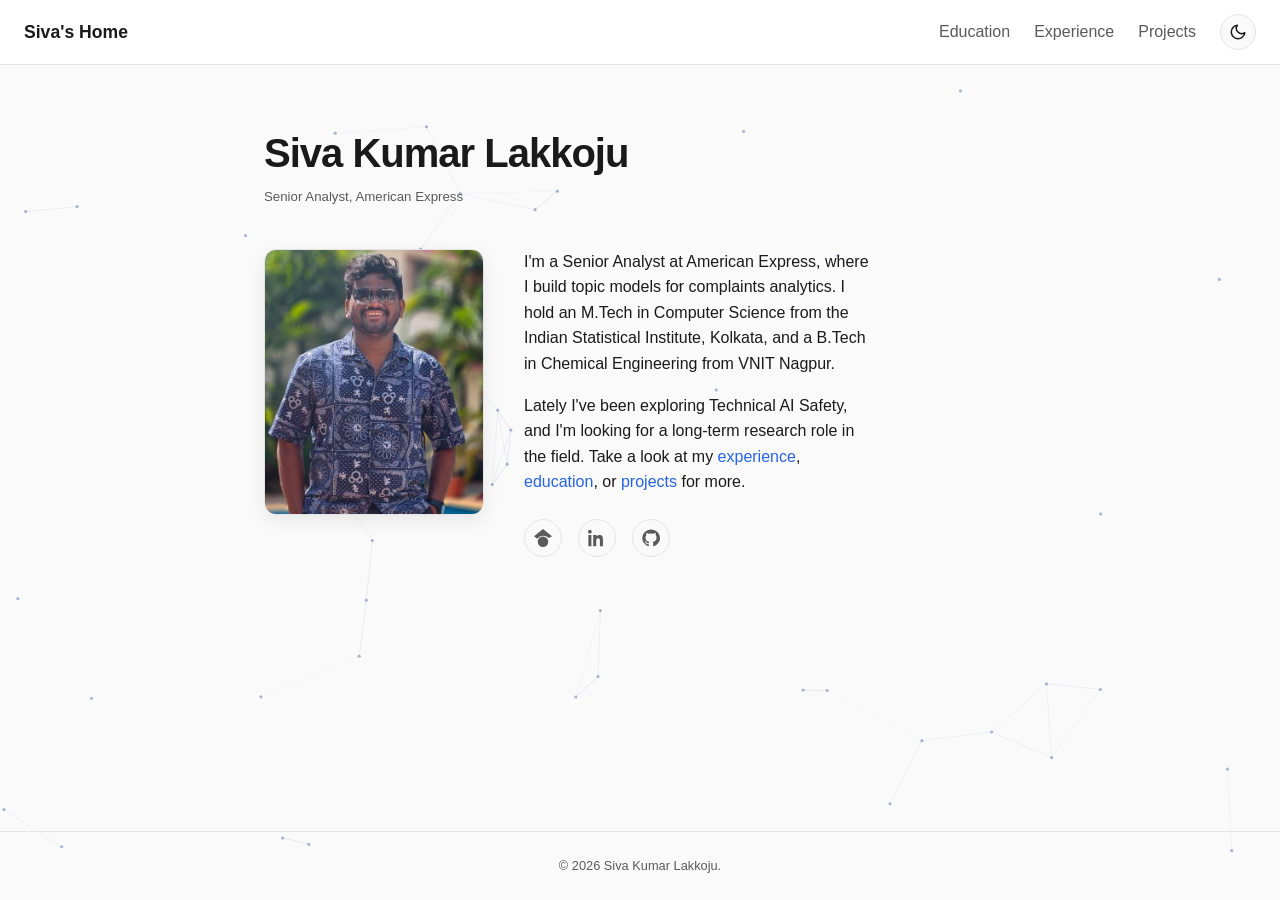
<file: index.html>
<!DOCTYPE html>
<html>

<head>
  <meta charset="utf-8">
  <meta name="viewport" content="width=device-width, initial-scale=1.0" />
  <meta http-equiv="X-UA-Compatible" content="IE=edge">

  <title>Siva Kumar Lakkoju</title>
  <meta name="description" content="Senior Analyst, American Express">
  <link rel="icon" href="data:image/svg+xml,%3Csvg%20xmlns%3D%22http%3A//www.w3.org/2000/svg%22%20viewBox%3D%220%200%20100%20100%22%3E%3Ctext%20y%3D%22.9em%22%20font-size%3D%2280%22%3E%F0%9F%A5%B2%3C/text%3E%3C/svg%3E">

  <link rel="stylesheet" href="src/css/tokens.css">
  <link rel="stylesheet" href="src/css/base.css">
  <link rel="stylesheet" href="src/css/animations.css">
  <link rel="stylesheet" href="src/css/home.css">

  <script>
    (function () {
      var saved = localStorage.getItem("theme-preference");
      var theme = saved || (window.matchMedia && window.matchMedia("(prefers-color-scheme: dark)").matches ? "dark" : "light");
      document.documentElement.setAttribute("data-theme", theme);
    })();
  </script>
</head>

<!-- Google tag (gtag.js) -->
<script async src="https://www.googletagmanager.com/gtag/js?id=G-8ZVLSCT9KT"></script>
<script>
  window.dataLayer = window.dataLayer || [];
  function gtag(){dataLayer.push(arguments);}
  gtag('js', new Date());

  gtag('config', 'G-8ZVLSCT9KT');
</script>

  <body>

    <canvas id="ambient-canvas"></canvas>

    <header class="site-header">
      <div class="wrapper">
        <span class="site-title"><a href="index.html" aria-current="page">Siva's Home</a></span>

        <nav class="site-nav">
          <ul class="nav-links">
            <li><a class="nav-link" href="edu.html">Education</a></li>
            <li><a class="nav-link" href="experience.html">Experience</a></li>
            <li><a class="nav-link" href="projects.html">Projects</a></li>
          </ul>
          <button class="theme-toggle" aria-label="Toggle dark mode">
            <svg class="icon-sun" viewBox="0 0 24 24" fill="none" stroke="currentColor" stroke-width="2" stroke-linecap="round"><circle cx="12" cy="12" r="4"/><path d="M12 2v2M12 20v2M4.93 4.93l1.41 1.41M17.66 17.66l1.41 1.41M2 12h2M20 12h2M6.34 17.66l-1.41 1.41M19.07 4.93l-1.41 1.41"/></svg>
            <svg class="icon-moon" viewBox="0 0 24 24" fill="none" stroke="currentColor" stroke-width="2" stroke-linecap="round" stroke-linejoin="round"><path d="M21 12.79A9 9 0 1 1 11.21 3 7 7 0 0 0 21 12.79z"/></svg>
          </button>
          <button class="nav-toggle" aria-label="Open navigation menu">
            <svg viewBox="0 0 18 15">
              <path d="M18,1.484c0,0.82-0.665,1.484-1.484,1.484H1.484C0.665,2.969,0,2.304,0,1.484l0,0C0,0.665,0.665,0,1.484,0 h15.031C17.335,0,18,0.665,18,1.484L18,1.484z"/>
              <path d="M18,7.516C18,8.335,17.335,9,16.516,9H1.484C0.665,9,0,8.335,0,7.516l0,0c0-0.82,0.665-1.484,1.484-1.484 h15.031C17.335,6.031,18,6.696,18,7.516L18,7.516z"/>
              <path d="M18,13.516C18,14.335,17.335,15,16.516,15H1.484C0.665,15,0,14.335,0,13.516l0,0 c0-0.82,0.665-1.484,1.484-1.484h15.031C17.335,12.031,18,12.696,18,13.516L18,13.516z"/>
            </svg>
          </button>
        </nav>
      </div>
    </header>

    <div class="page-content">
      <div class="wrapper">
        <div class="post">

          <header class="post-header reveal">
            <h1 class="post-title">Siva Kumar Lakkoju</h1>
            <h5 class="post-description">Senior Analyst, American Express</h5>
          </header>

          <div class="post-content reveal">
            <div class="bio-layout">
              <img class="bio-photo" id="profile-photo" src="assets/img/profile.jpg" alt="Siva Kumar Lakkoju" onerror="this.style.display='none'; document.getElementById('profile-fallback').style.display='flex';">
              <div class="avatar-fallback bio-photo" id="profile-fallback" style="display:none;">SL</div>

              <div class="bio-text">
                <p>I'm a Senior Analyst at American Express, where I build topic models for complaints analytics. I hold an M.Tech in Computer Science from the Indian Statistical Institute, Kolkata, and a B.Tech in Chemical Engineering from VNIT Nagpur.</p>
                <p>Lately I've been exploring Technical AI Safety, and I'm looking for a long-term research role in the field. Take a look at my <a href="experience.html">experience</a>, <a href="edu.html">education</a>, or <a href="projects.html">projects</a> for more.</p>

                <div class="social-links">
                  <a target="_blank" href="https://scholar.google.com/citations?authuser=1&user=ncR0RGYAAAAJ" aria-label="Google Scholar">
                    <svg viewBox="0 0 24 24" fill="currentColor"><path d="M12 24a7 7 0 1 1 0-14 7 7 0 0 1 0 14zm0-24L0 9.5l4.36 3.4A9.987 9.987 0 0 1 12 9c2.9 0 5.55 1.09 7.64 2.9L24 9.5z"/></svg>
                  </a>
                  <a target="_blank" href="https://www.linkedin.com/in/vsskl/" aria-label="LinkedIn">
                    <svg viewBox="0 0 24 24" fill="currentColor"><path d="M4.98 3.5C4.98 4.88 3.9 6 2.5 6S0 4.88 0 3.5 1.12 1 2.5 1s2.48 1.12 2.48 2.5zM.5 8h4V23h-4V8zm7 0h3.8v2.06h.05c.53-1 1.83-2.06 3.77-2.06 4.03 0 4.78 2.65 4.78 6.1V23h-4v-6.9c0-1.65-.03-3.77-2.3-3.77-2.3 0-2.66 1.8-2.66 3.65V23h-4V8z"/></svg>
                  </a>
                  <a target="_blank" href="https://github.com/sivakumarlakkoju" aria-label="GitHub">
                    <svg viewBox="0 0 24 24" fill="currentColor"><path d="M12 .5C5.73.5.5 5.73.5 12c0 5.08 3.29 9.39 7.86 10.91.57.1.78-.25.78-.55 0-.27-.01-1.16-.02-2.11-3.2.7-3.88-1.36-3.88-1.36-.52-1.34-1.28-1.7-1.28-1.7-1.04-.72.08-.7.08-.7 1.16.08 1.77 1.19 1.77 1.19 1.03 1.77 2.7 1.26 3.36.96.1-.75.4-1.26.73-1.55-2.55-.29-5.24-1.28-5.24-5.68 0-1.26.45-2.28 1.19-3.09-.12-.29-.52-1.46.11-3.05 0 0 .97-.31 3.18 1.18a11.1 11.1 0 0 1 5.79 0c2.2-1.49 3.17-1.18 3.17-1.18.63 1.59.24 2.76.12 3.05.74.81 1.19 1.83 1.19 3.09 0 4.41-2.69 5.39-5.25 5.67.41.36.78 1.08.78 2.17 0 1.57-.01 2.83-.01 3.22 0 .3.21.66.79.55C20.71 21.39 24 17.08 24 12c0-6.27-5.23-11.5-12-11.5z"/></svg>
                  </a>
                </div>
              </div>
            </div>
          </div>

        </div>
      </div>
    </div>

    <footer class="site-footer">
      © 2026 Siva Kumar Lakkoju.
    </footer>

    <script src="src/js/theme.js" defer></script>
    <script src="src/js/reveal.js" defer></script>
    <script src="src/js/ambient-network.js"></script>
    <script src="src/js/subpage-effects.js"></script>
  </body>

</html>
</file>
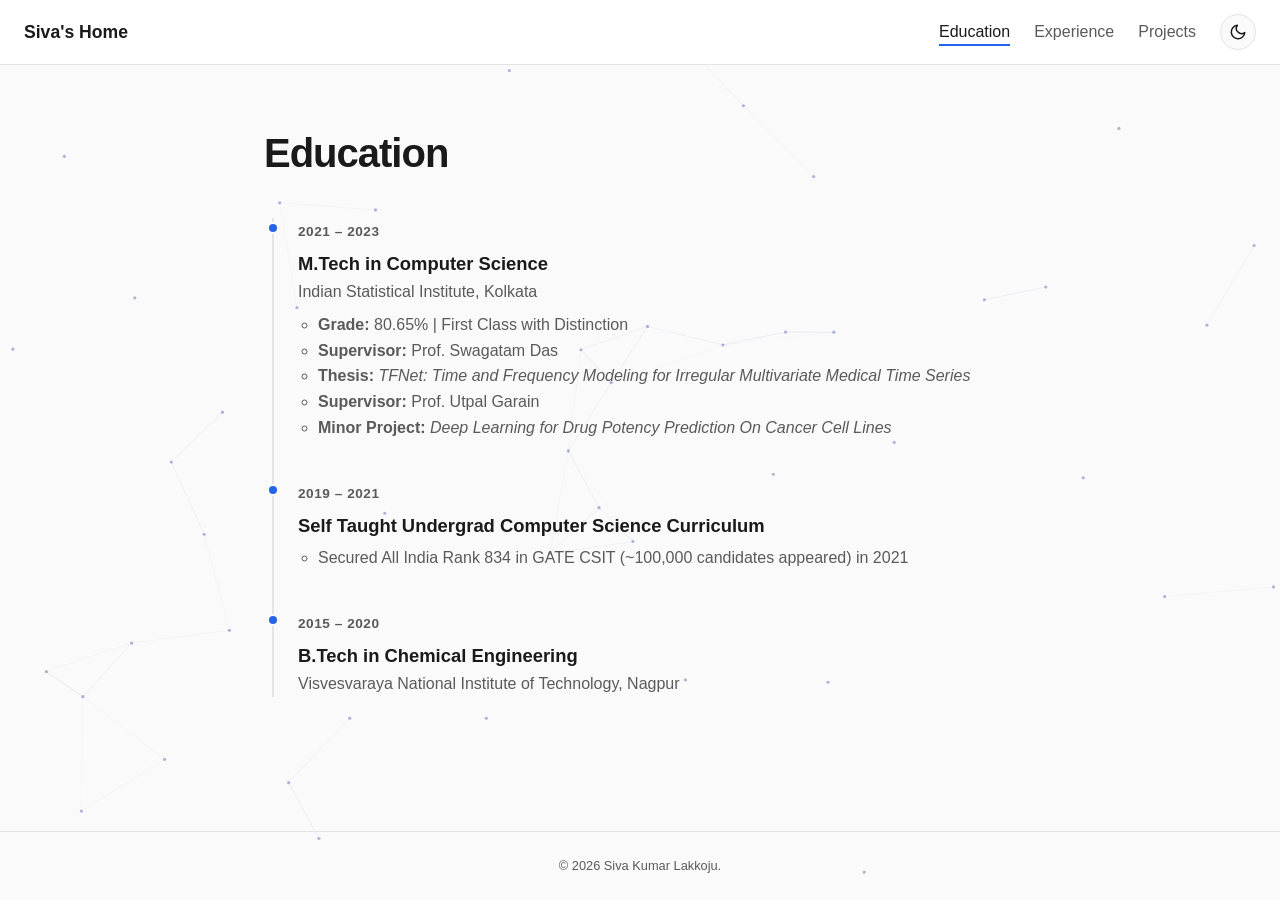
<file: edu.html>
<!DOCTYPE html>
<html lang="en">

<head>
  <meta charset="utf-8">
  <meta name="viewport" content="width=device-width, initial-scale=1.0" />
  <meta http-equiv="X-UA-Compatible" content="IE=edge">

  <title>Siva Kumar Lakkoju | Education</title>
  <meta name="description" content="Education background of Siva Kumar Lakkoju.">
  <link rel="icon" href="data:image/svg+xml,%3Csvg%20xmlns%3D%22http%3A//www.w3.org/2000/svg%22%20viewBox%3D%220%200%20100%20100%22%3E%3Ctext%20y%3D%22.9em%22%20font-size%3D%2280%22%3E%F0%9F%A5%B2%3C/text%3E%3C/svg%3E">

  <link rel="stylesheet" href="src/css/tokens.css">
  <link rel="stylesheet" href="src/css/base.css">
  <link rel="stylesheet" href="src/css/animations.css">

  <script>
    (function () {
      var saved = localStorage.getItem("theme-preference");
      var theme = saved || (window.matchMedia && window.matchMedia("(prefers-color-scheme: dark)").matches ? "dark" : "light");
      document.documentElement.setAttribute("data-theme", theme);
    })();
  </script>
</head>

<!-- Google tag (gtag.js) -->
<script async src="https://www.googletagmanager.com/gtag/js?id=G-8ZVLSCT9KT"></script>
<script>
  window.dataLayer = window.dataLayer || [];
  function gtag(){dataLayer.push(arguments);}
  gtag('js', new Date());

  gtag('config', 'G-8ZVLSCT9KT');
</script>

  <body>

    <canvas id="ambient-canvas"></canvas>

    <header class="site-header">
      <div class="wrapper">
        <span class="site-title"><a href="index.html">Siva's Home</a></span>

        <nav class="site-nav">
          <ul class="nav-links">
            <li><a class="nav-link" href="edu.html" aria-current="page">Education</a></li>
            <li><a class="nav-link" href="experience.html">Experience</a></li>
            <li><a class="nav-link" href="projects.html">Projects</a></li>
          </ul>
          <button class="theme-toggle" aria-label="Toggle dark mode">
            <svg class="icon-sun" viewBox="0 0 24 24" fill="none" stroke="currentColor" stroke-width="2" stroke-linecap="round"><circle cx="12" cy="12" r="4"/><path d="M12 2v2M12 20v2M4.93 4.93l1.41 1.41M17.66 17.66l1.41 1.41M2 12h2M20 12h2M6.34 17.66l-1.41 1.41M19.07 4.93l-1.41 1.41"/></svg>
            <svg class="icon-moon" viewBox="0 0 24 24" fill="none" stroke="currentColor" stroke-width="2" stroke-linecap="round" stroke-linejoin="round"><path d="M21 12.79A9 9 0 1 1 11.21 3 7 7 0 0 0 21 12.79z"/></svg>
          </button>
          <button class="nav-toggle" aria-label="Open navigation menu">
            <svg viewBox="0 0 18 15">
              <path d="M18,1.484c0,0.82-0.665,1.484-1.484,1.484H1.484C0.665,2.969,0,2.304,0,1.484l0,0C0,0.665,0.665,0,1.484,0 h15.031C17.335,0,18,0.665,18,1.484L18,1.484z"/>
              <path d="M18,7.516C18,8.335,17.335,9,16.516,9H1.484C0.665,9,0,8.335,0,7.516l0,0c0-0.82,0.665-1.484,1.484-1.484 h15.031C17.335,6.031,18,6.696,18,7.516L18,7.516z"/>
              <path d="M18,13.516C18,14.335,17.335,15,16.516,15H1.484C0.665,15,0,14.335,0,13.516l0,0 c0-0.82,0.665-1.484,1.484-1.484h15.031C17.335,12.031,18,12.696,18,13.516L18,13.516z"/>
            </svg>
          </button>
        </nav>
      </div>
    </header>

    <div class="page-content">
      <div class="wrapper">
        <div class="post">

          <header class="post-header reveal">
            <h1 class="post-title">Education</h1>
          </header>

          <ol class="timeline reveal-stagger">
            <li class="timeline-entry">
              <span class="timeline-date">2021 &ndash; 2023</span>
              <h3>M.Tech in Computer Science</h3>
              <div class="org">Indian Statistical Institute, Kolkata</div>
              <ul>
                <li><strong>Grade:</strong> 80.65% | First Class with Distinction</li>
                <li><strong>Supervisor:</strong> Prof. Swagatam Das</li>
                <li><strong>Thesis:</strong> <em>TFNet: Time and Frequency Modeling for Irregular Multivariate Medical Time Series</em></li>
                <li><strong>Supervisor:</strong> Prof. Utpal Garain</li>
                <li><strong>Minor Project:</strong> <em>Deep Learning for Drug Potency Prediction On Cancer Cell Lines</em></li>
              </ul>
            </li>
            <li class="timeline-entry">
              <span class="timeline-date">2019 &ndash; 2021</span>
              <h3>Self Taught Undergrad Computer Science Curriculum</h3>
              <ul>
                <li>Secured All India Rank 834 in GATE CSIT (~100,000 candidates appeared) in 2021</li>
              </ul>
            </li>
            <li class="timeline-entry">
              <span class="timeline-date">2015 &ndash; 2020</span>
              <h3>B.Tech in Chemical Engineering</h3>
              <div class="org">Visvesvaraya National Institute of Technology, Nagpur</div>
            </li>
          </ol>

        </div>
      </div>
    </div>

    <footer class="site-footer">
      © 2026 Siva Kumar Lakkoju.
    </footer>

    <script src="src/js/theme.js" defer></script>
    <script src="src/js/reveal.js" defer></script>
    <script src="src/js/ambient-network.js"></script>
    <script src="src/js/subpage-effects.js"></script>
  </body>

</html>
</file>
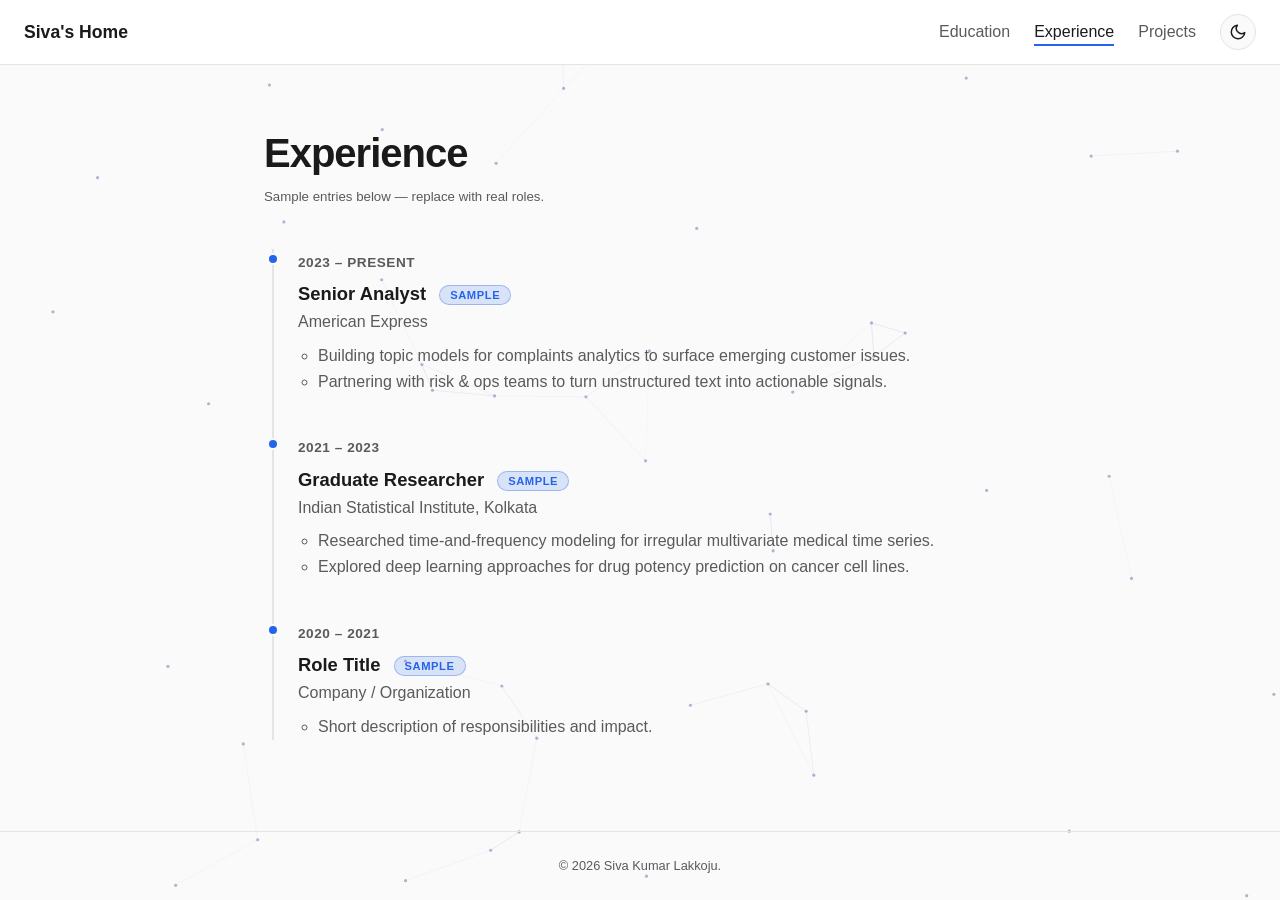
<file: experience.html>
<!DOCTYPE html>
<html lang="en">

<head>
  <meta charset="utf-8">
  <meta name="viewport" content="width=device-width, initial-scale=1.0" />
  <meta http-equiv="X-UA-Compatible" content="IE=edge">

  <title>Siva Kumar Lakkoju | Experience</title>
  <meta name="description" content="Work experience of Siva Kumar Lakkoju.">
  <link rel="icon" href="data:image/svg+xml,%3Csvg%20xmlns%3D%22http%3A//www.w3.org/2000/svg%22%20viewBox%3D%220%200%20100%20100%22%3E%3Ctext%20y%3D%22.9em%22%20font-size%3D%2280%22%3E%F0%9F%A5%B2%3C/text%3E%3C/svg%3E">

  <link rel="stylesheet" href="src/css/tokens.css">
  <link rel="stylesheet" href="src/css/base.css">
  <link rel="stylesheet" href="src/css/animations.css">

  <script>
    (function () {
      var saved = localStorage.getItem("theme-preference");
      var theme = saved || (window.matchMedia && window.matchMedia("(prefers-color-scheme: dark)").matches ? "dark" : "light");
      document.documentElement.setAttribute("data-theme", theme);
    })();
  </script>
</head>

<!-- Google tag (gtag.js) -->
<script async src="https://www.googletagmanager.com/gtag/js?id=G-8ZVLSCT9KT"></script>
<script>
  window.dataLayer = window.dataLayer || [];
  function gtag(){dataLayer.push(arguments);}
  gtag('js', new Date());

  gtag('config', 'G-8ZVLSCT9KT');
</script>

  <body>

    <canvas id="ambient-canvas"></canvas>

    <header class="site-header">
      <div class="wrapper">
        <span class="site-title"><a href="index.html">Siva's Home</a></span>

        <nav class="site-nav">
          <ul class="nav-links">
            <li><a class="nav-link" href="edu.html">Education</a></li>
            <li><a class="nav-link" href="experience.html" aria-current="page">Experience</a></li>
            <li><a class="nav-link" href="projects.html">Projects</a></li>
          </ul>
          <button class="theme-toggle" aria-label="Toggle dark mode">
            <svg class="icon-sun" viewBox="0 0 24 24" fill="none" stroke="currentColor" stroke-width="2" stroke-linecap="round"><circle cx="12" cy="12" r="4"/><path d="M12 2v2M12 20v2M4.93 4.93l1.41 1.41M17.66 17.66l1.41 1.41M2 12h2M20 12h2M6.34 17.66l-1.41 1.41M19.07 4.93l-1.41 1.41"/></svg>
            <svg class="icon-moon" viewBox="0 0 24 24" fill="none" stroke="currentColor" stroke-width="2" stroke-linecap="round" stroke-linejoin="round"><path d="M21 12.79A9 9 0 1 1 11.21 3 7 7 0 0 0 21 12.79z"/></svg>
          </button>
          <button class="nav-toggle" aria-label="Open navigation menu">
            <svg viewBox="0 0 18 15">
              <path d="M18,1.484c0,0.82-0.665,1.484-1.484,1.484H1.484C0.665,2.969,0,2.304,0,1.484l0,0C0,0.665,0.665,0,1.484,0 h15.031C17.335,0,18,0.665,18,1.484L18,1.484z"/>
              <path d="M18,7.516C18,8.335,17.335,9,16.516,9H1.484C0.665,9,0,8.335,0,7.516l0,0c0-0.82,0.665-1.484,1.484-1.484 h15.031C17.335,6.031,18,6.696,18,7.516L18,7.516z"/>
              <path d="M18,13.516C18,14.335,17.335,15,16.516,15H1.484C0.665,15,0,14.335,0,13.516l0,0 c0-0.82,0.665-1.484,1.484-1.484h15.031C17.335,12.031,18,12.696,18,13.516L18,13.516z"/>
            </svg>
          </button>
        </nav>
      </div>
    </header>

    <div class="page-content">
      <div class="wrapper">
        <div class="post">

          <header class="post-header reveal">
            <h1 class="post-title">Experience</h1>
            <h5 class="post-description">Sample entries below &mdash; replace with real roles.</h5>
          </header>

          <ol class="timeline reveal-stagger">
            <!-- PLACEHOLDER: replace with real role -->
            <li class="timeline-entry">
              <span class="timeline-date">2023 &ndash; Present</span>
              <h3>Senior Analyst <span class="tag-placeholder">Sample</span></h3>
              <div class="org">American Express</div>
              <ul>
                <li>Building topic models for complaints analytics to surface emerging customer issues.</li>
                <li>Partnering with risk &amp; ops teams to turn unstructured text into actionable signals.</li>
              </ul>
            </li>
            <!-- PLACEHOLDER: replace with real role -->
            <li class="timeline-entry">
              <span class="timeline-date">2021 &ndash; 2023</span>
              <h3>Graduate Researcher <span class="tag-placeholder">Sample</span></h3>
              <div class="org">Indian Statistical Institute, Kolkata</div>
              <ul>
                <li>Researched time-and-frequency modeling for irregular multivariate medical time series.</li>
                <li>Explored deep learning approaches for drug potency prediction on cancer cell lines.</li>
              </ul>
            </li>
            <!-- PLACEHOLDER: replace with real role -->
            <li class="timeline-entry">
              <span class="timeline-date">2020 &ndash; 2021</span>
              <h3>Role Title <span class="tag-placeholder">Sample</span></h3>
              <div class="org">Company / Organization</div>
              <ul>
                <li>Short description of responsibilities and impact.</li>
              </ul>
            </li>
          </ol>

        </div>
      </div>
    </div>

    <footer class="site-footer">
      © 2026 Siva Kumar Lakkoju.
    </footer>

    <script src="src/js/theme.js" defer></script>
    <script src="src/js/reveal.js" defer></script>
    <script src="src/js/ambient-network.js"></script>
    <script src="src/js/subpage-effects.js"></script>
  </body>

</html>
</file>
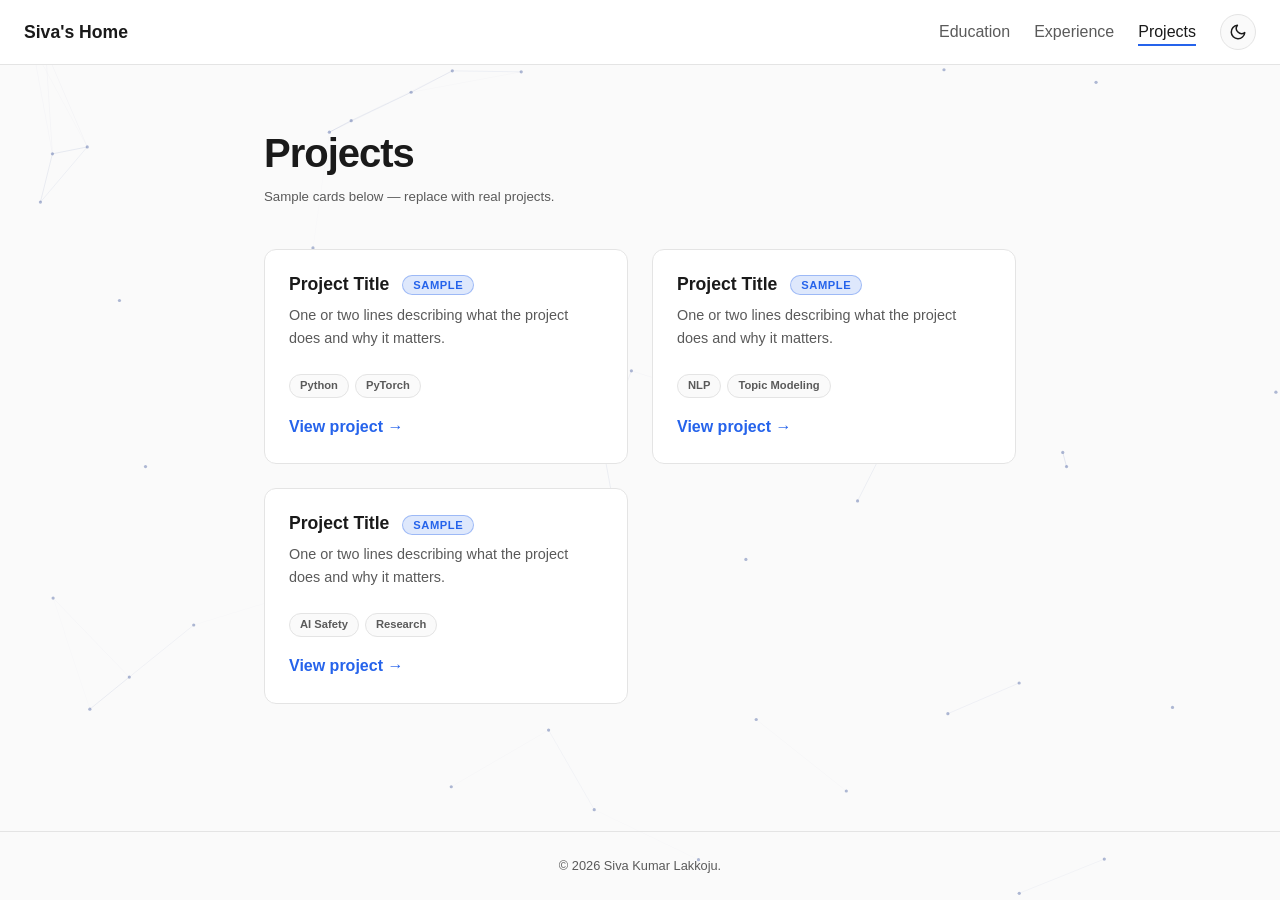
<file: projects.html>
<!DOCTYPE html>
<html lang="en">

<head>
  <meta charset="utf-8">
  <meta name="viewport" content="width=device-width, initial-scale=1.0" />
  <meta http-equiv="X-UA-Compatible" content="IE=edge">

  <title>Siva Kumar Lakkoju | Projects</title>
  <meta name="description" content="Projects by Siva Kumar Lakkoju.">
  <link rel="icon" href="data:image/svg+xml,%3Csvg%20xmlns%3D%22http%3A//www.w3.org/2000/svg%22%20viewBox%3D%220%200%20100%20100%22%3E%3Ctext%20y%3D%22.9em%22%20font-size%3D%2280%22%3E%F0%9F%A5%B2%3C/text%3E%3C/svg%3E">

  <link rel="stylesheet" href="src/css/tokens.css">
  <link rel="stylesheet" href="src/css/base.css">
  <link rel="stylesheet" href="src/css/animations.css">

  <script>
    (function () {
      var saved = localStorage.getItem("theme-preference");
      var theme = saved || (window.matchMedia && window.matchMedia("(prefers-color-scheme: dark)").matches ? "dark" : "light");
      document.documentElement.setAttribute("data-theme", theme);
    })();
  </script>
</head>

<!-- Google tag (gtag.js) -->
<script async src="https://www.googletagmanager.com/gtag/js?id=G-8ZVLSCT9KT"></script>
<script>
  window.dataLayer = window.dataLayer || [];
  function gtag(){dataLayer.push(arguments);}
  gtag('js', new Date());

  gtag('config', 'G-8ZVLSCT9KT');
</script>

  <body>

    <canvas id="ambient-canvas"></canvas>

    <header class="site-header">
      <div class="wrapper">
        <span class="site-title"><a href="index.html">Siva's Home</a></span>

        <nav class="site-nav">
          <ul class="nav-links">
            <li><a class="nav-link" href="edu.html">Education</a></li>
            <li><a class="nav-link" href="experience.html">Experience</a></li>
            <li><a class="nav-link" href="projects.html" aria-current="page">Projects</a></li>
          </ul>
          <button class="theme-toggle" aria-label="Toggle dark mode">
            <svg class="icon-sun" viewBox="0 0 24 24" fill="none" stroke="currentColor" stroke-width="2" stroke-linecap="round"><circle cx="12" cy="12" r="4"/><path d="M12 2v2M12 20v2M4.93 4.93l1.41 1.41M17.66 17.66l1.41 1.41M2 12h2M20 12h2M6.34 17.66l-1.41 1.41M19.07 4.93l-1.41 1.41"/></svg>
            <svg class="icon-moon" viewBox="0 0 24 24" fill="none" stroke="currentColor" stroke-width="2" stroke-linecap="round" stroke-linejoin="round"><path d="M21 12.79A9 9 0 1 1 11.21 3 7 7 0 0 0 21 12.79z"/></svg>
          </button>
          <button class="nav-toggle" aria-label="Open navigation menu">
            <svg viewBox="0 0 18 15">
              <path d="M18,1.484c0,0.82-0.665,1.484-1.484,1.484H1.484C0.665,2.969,0,2.304,0,1.484l0,0C0,0.665,0.665,0,1.484,0 h15.031C17.335,0,18,0.665,18,1.484L18,1.484z"/>
              <path d="M18,7.516C18,8.335,17.335,9,16.516,9H1.484C0.665,9,0,8.335,0,7.516l0,0c0-0.82,0.665-1.484,1.484-1.484 h15.031C17.335,6.031,18,6.696,18,7.516L18,7.516z"/>
              <path d="M18,13.516C18,14.335,17.335,15,16.516,15H1.484C0.665,15,0,14.335,0,13.516l0,0 c0-0.82,0.665-1.484,1.484-1.484h15.031C17.335,12.031,18,12.696,18,13.516L18,13.516z"/>
            </svg>
          </button>
        </nav>
      </div>
    </header>

    <div class="page-content">
      <div class="wrapper">
        <div class="post">

          <header class="post-header reveal">
            <h1 class="post-title">Projects</h1>
            <h5 class="post-description">Sample cards below &mdash; replace with real projects.</h5>
          </header>

          <div class="project-grid reveal-stagger">
            <!-- PLACEHOLDER: replace with real project -->
            <article class="project-card hover-lift">
              <h3>Project Title <span class="tag-placeholder">Sample</span></h3>
              <p>One or two lines describing what the project does and why it matters.</p>
              <div class="tech-tags">
                <span class="tech-tag">Python</span>
                <span class="tech-tag">PyTorch</span>
              </div>
              <a class="project-link" href="#">View project &rarr;</a>
            </article>
            <!-- PLACEHOLDER: replace with real project -->
            <article class="project-card hover-lift">
              <h3>Project Title <span class="tag-placeholder">Sample</span></h3>
              <p>One or two lines describing what the project does and why it matters.</p>
              <div class="tech-tags">
                <span class="tech-tag">NLP</span>
                <span class="tech-tag">Topic Modeling</span>
              </div>
              <a class="project-link" href="#">View project &rarr;</a>
            </article>
            <!-- PLACEHOLDER: replace with real project -->
            <article class="project-card hover-lift">
              <h3>Project Title <span class="tag-placeholder">Sample</span></h3>
              <p>One or two lines describing what the project does and why it matters.</p>
              <div class="tech-tags">
                <span class="tech-tag">AI Safety</span>
                <span class="tech-tag">Research</span>
              </div>
              <a class="project-link" href="#">View project &rarr;</a>
            </article>
          </div>

        </div>
      </div>
    </div>

    <footer class="site-footer">
      © 2026 Siva Kumar Lakkoju.
    </footer>

    <script src="src/js/theme.js" defer></script>
    <script src="src/js/reveal.js" defer></script>
    <script src="src/js/ambient-network.js"></script>
    <script src="src/js/subpage-effects.js"></script>
  </body>

</html>
</file>
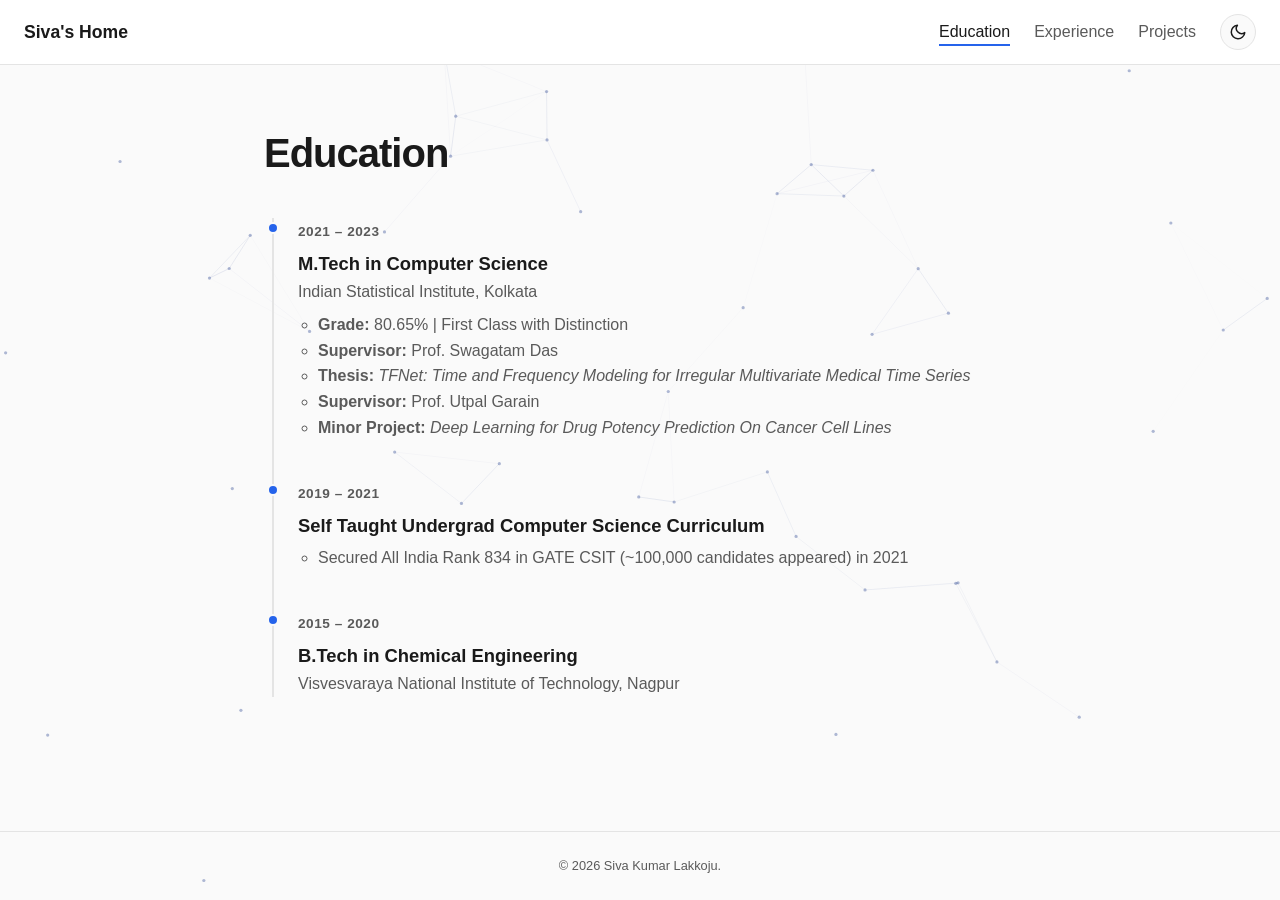
<file: src/edu.html>
<!DOCTYPE html>
<html lang="en">

<head>
  <meta charset="utf-8">
  <meta name="viewport" content="width=device-width, initial-scale=1.0" />
  <meta http-equiv="X-UA-Compatible" content="IE=edge">

  <title>Siva Kumar Lakkoju | Education</title>
  <meta name="description" content="Education background of Siva Kumar Lakkoju.">
  <link rel="icon" href="data:image/svg+xml,%3Csvg%20xmlns%3D%22http%3A//www.w3.org/2000/svg%22%20viewBox%3D%220%200%20100%20100%22%3E%3Ctext%20y%3D%22.9em%22%20font-size%3D%2280%22%3E%F0%9F%A5%B2%3C/text%3E%3C/svg%3E">

  <link rel="stylesheet" href="css/tokens.css">
  <link rel="stylesheet" href="css/base.css">
  <link rel="stylesheet" href="css/animations.css">

  <script>
    (function () {
      var saved = localStorage.getItem("theme-preference");
      var theme = saved || (window.matchMedia && window.matchMedia("(prefers-color-scheme: dark)").matches ? "dark" : "light");
      document.documentElement.setAttribute("data-theme", theme);
    })();
  </script>
</head>

<!-- Google tag (gtag.js) -->
<script async src="https://www.googletagmanager.com/gtag/js?id=G-8ZVLSCT9KT"></script>
<script>
  window.dataLayer = window.dataLayer || [];
  function gtag(){dataLayer.push(arguments);}
  gtag('js', new Date());

  gtag('config', 'G-8ZVLSCT9KT');
</script>

  <body>

    <canvas id="ambient-canvas"></canvas>

    <header class="site-header">
      <div class="wrapper">
        <span class="site-title"><a href="../index.html">Siva's Home</a></span>

        <nav class="site-nav">
          <ul class="nav-links">
            <li><a class="nav-link" href="edu.html" aria-current="page">Education</a></li>
            <li><a class="nav-link" href="experience.html">Experience</a></li>
            <li><a class="nav-link" href="projects.html">Projects</a></li>
          </ul>
          <button class="theme-toggle" aria-label="Toggle dark mode">
            <svg class="icon-sun" viewBox="0 0 24 24" fill="none" stroke="currentColor" stroke-width="2" stroke-linecap="round"><circle cx="12" cy="12" r="4"/><path d="M12 2v2M12 20v2M4.93 4.93l1.41 1.41M17.66 17.66l1.41 1.41M2 12h2M20 12h2M6.34 17.66l-1.41 1.41M19.07 4.93l-1.41 1.41"/></svg>
            <svg class="icon-moon" viewBox="0 0 24 24" fill="none" stroke="currentColor" stroke-width="2" stroke-linecap="round" stroke-linejoin="round"><path d="M21 12.79A9 9 0 1 1 11.21 3 7 7 0 0 0 21 12.79z"/></svg>
          </button>
          <button class="nav-toggle" aria-label="Open navigation menu">
            <svg viewBox="0 0 18 15">
              <path d="M18,1.484c0,0.82-0.665,1.484-1.484,1.484H1.484C0.665,2.969,0,2.304,0,1.484l0,0C0,0.665,0.665,0,1.484,0 h15.031C17.335,0,18,0.665,18,1.484L18,1.484z"/>
              <path d="M18,7.516C18,8.335,17.335,9,16.516,9H1.484C0.665,9,0,8.335,0,7.516l0,0c0-0.82,0.665-1.484,1.484-1.484 h15.031C17.335,6.031,18,6.696,18,7.516L18,7.516z"/>
              <path d="M18,13.516C18,14.335,17.335,15,16.516,15H1.484C0.665,15,0,14.335,0,13.516l0,0 c0-0.82,0.665-1.484,1.484-1.484h15.031C17.335,12.031,18,12.696,18,13.516L18,13.516z"/>
            </svg>
          </button>
        </nav>
      </div>
    </header>

    <div class="page-content">
      <div class="wrapper">
        <div class="post">

          <header class="post-header reveal">
            <h1 class="post-title">Education</h1>
          </header>

          <ol class="timeline reveal-stagger">
            <li class="timeline-entry">
              <span class="timeline-date">2021 &ndash; 2023</span>
              <h3>M.Tech in Computer Science</h3>
              <div class="org">Indian Statistical Institute, Kolkata</div>
              <ul>
                <li><strong>Grade:</strong> 80.65% | First Class with Distinction</li>
                <li><strong>Supervisor:</strong> Prof. Swagatam Das</li>
                <li><strong>Thesis:</strong> <em>TFNet: Time and Frequency Modeling for Irregular Multivariate Medical Time Series</em></li>
                <li><strong>Supervisor:</strong> Prof. Utpal Garain</li>
                <li><strong>Minor Project:</strong> <em>Deep Learning for Drug Potency Prediction On Cancer Cell Lines</em></li>
              </ul>
            </li>
            <li class="timeline-entry">
              <span class="timeline-date">2019 &ndash; 2021</span>
              <h3>Self Taught Undergrad Computer Science Curriculum</h3>
              <ul>
                <li>Secured All India Rank 834 in GATE CSIT (~100,000 candidates appeared) in 2021</li>
              </ul>
            </li>
            <li class="timeline-entry">
              <span class="timeline-date">2015 &ndash; 2020</span>
              <h3>B.Tech in Chemical Engineering</h3>
              <div class="org">Visvesvaraya National Institute of Technology, Nagpur</div>
            </li>
          </ol>

        </div>
      </div>
    </div>

    <footer class="site-footer">
      © 2026 Siva Kumar Lakkoju.
    </footer>

    <script src="js/theme.js" defer></script>
    <script src="js/reveal.js" defer></script>
    <script src="js/ambient-network.js"></script>
    <script src="js/subpage-effects.js"></script>
  </body>

</html>
</file>
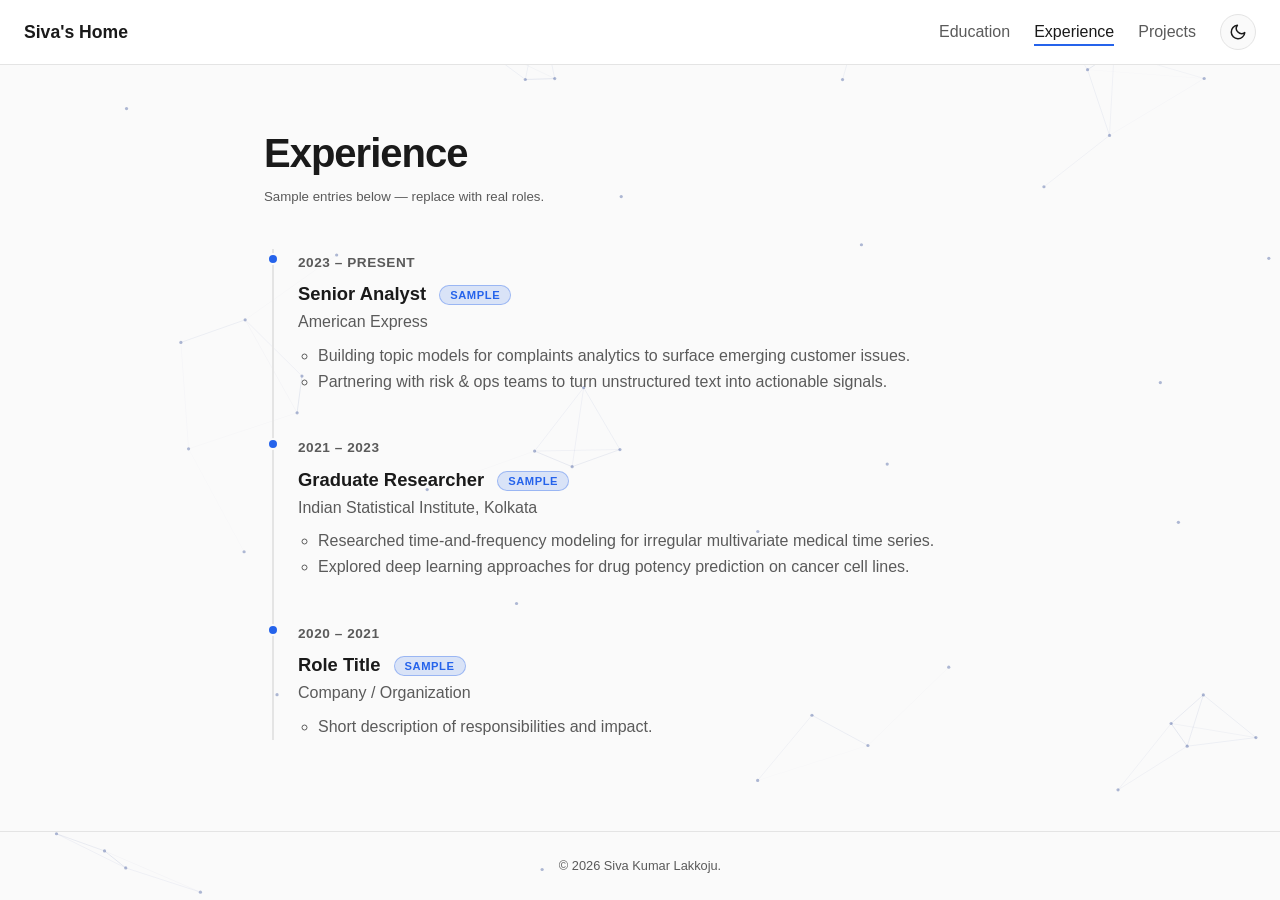
<file: src/experience.html>
<!DOCTYPE html>
<html lang="en">

<head>
  <meta charset="utf-8">
  <meta name="viewport" content="width=device-width, initial-scale=1.0" />
  <meta http-equiv="X-UA-Compatible" content="IE=edge">

  <title>Siva Kumar Lakkoju | Experience</title>
  <meta name="description" content="Work experience of Siva Kumar Lakkoju.">
  <link rel="icon" href="data:image/svg+xml,%3Csvg%20xmlns%3D%22http%3A//www.w3.org/2000/svg%22%20viewBox%3D%220%200%20100%20100%22%3E%3Ctext%20y%3D%22.9em%22%20font-size%3D%2280%22%3E%F0%9F%A5%B2%3C/text%3E%3C/svg%3E">

  <link rel="stylesheet" href="css/tokens.css">
  <link rel="stylesheet" href="css/base.css">
  <link rel="stylesheet" href="css/animations.css">

  <script>
    (function () {
      var saved = localStorage.getItem("theme-preference");
      var theme = saved || (window.matchMedia && window.matchMedia("(prefers-color-scheme: dark)").matches ? "dark" : "light");
      document.documentElement.setAttribute("data-theme", theme);
    })();
  </script>
</head>

<!-- Google tag (gtag.js) -->
<script async src="https://www.googletagmanager.com/gtag/js?id=G-8ZVLSCT9KT"></script>
<script>
  window.dataLayer = window.dataLayer || [];
  function gtag(){dataLayer.push(arguments);}
  gtag('js', new Date());

  gtag('config', 'G-8ZVLSCT9KT');
</script>

  <body>

    <canvas id="ambient-canvas"></canvas>

    <header class="site-header">
      <div class="wrapper">
        <span class="site-title"><a href="../index.html">Siva's Home</a></span>

        <nav class="site-nav">
          <ul class="nav-links">
            <li><a class="nav-link" href="edu.html">Education</a></li>
            <li><a class="nav-link" href="experience.html" aria-current="page">Experience</a></li>
            <li><a class="nav-link" href="projects.html">Projects</a></li>
          </ul>
          <button class="theme-toggle" aria-label="Toggle dark mode">
            <svg class="icon-sun" viewBox="0 0 24 24" fill="none" stroke="currentColor" stroke-width="2" stroke-linecap="round"><circle cx="12" cy="12" r="4"/><path d="M12 2v2M12 20v2M4.93 4.93l1.41 1.41M17.66 17.66l1.41 1.41M2 12h2M20 12h2M6.34 17.66l-1.41 1.41M19.07 4.93l-1.41 1.41"/></svg>
            <svg class="icon-moon" viewBox="0 0 24 24" fill="none" stroke="currentColor" stroke-width="2" stroke-linecap="round" stroke-linejoin="round"><path d="M21 12.79A9 9 0 1 1 11.21 3 7 7 0 0 0 21 12.79z"/></svg>
          </button>
          <button class="nav-toggle" aria-label="Open navigation menu">
            <svg viewBox="0 0 18 15">
              <path d="M18,1.484c0,0.82-0.665,1.484-1.484,1.484H1.484C0.665,2.969,0,2.304,0,1.484l0,0C0,0.665,0.665,0,1.484,0 h15.031C17.335,0,18,0.665,18,1.484L18,1.484z"/>
              <path d="M18,7.516C18,8.335,17.335,9,16.516,9H1.484C0.665,9,0,8.335,0,7.516l0,0c0-0.82,0.665-1.484,1.484-1.484 h15.031C17.335,6.031,18,6.696,18,7.516L18,7.516z"/>
              <path d="M18,13.516C18,14.335,17.335,15,16.516,15H1.484C0.665,15,0,14.335,0,13.516l0,0 c0-0.82,0.665-1.484,1.484-1.484h15.031C17.335,12.031,18,12.696,18,13.516L18,13.516z"/>
            </svg>
          </button>
        </nav>
      </div>
    </header>

    <div class="page-content">
      <div class="wrapper">
        <div class="post">

          <header class="post-header reveal">
            <h1 class="post-title">Experience</h1>
            <h5 class="post-description">Sample entries below &mdash; replace with real roles.</h5>
          </header>

          <ol class="timeline reveal-stagger">
            <!-- PLACEHOLDER: replace with real role -->
            <li class="timeline-entry">
              <span class="timeline-date">2023 &ndash; Present</span>
              <h3>Senior Analyst <span class="tag-placeholder">Sample</span></h3>
              <div class="org">American Express</div>
              <ul>
                <li>Building topic models for complaints analytics to surface emerging customer issues.</li>
                <li>Partnering with risk &amp; ops teams to turn unstructured text into actionable signals.</li>
              </ul>
            </li>
            <!-- PLACEHOLDER: replace with real role -->
            <li class="timeline-entry">
              <span class="timeline-date">2021 &ndash; 2023</span>
              <h3>Graduate Researcher <span class="tag-placeholder">Sample</span></h3>
              <div class="org">Indian Statistical Institute, Kolkata</div>
              <ul>
                <li>Researched time-and-frequency modeling for irregular multivariate medical time series.</li>
                <li>Explored deep learning approaches for drug potency prediction on cancer cell lines.</li>
              </ul>
            </li>
            <!-- PLACEHOLDER: replace with real role -->
            <li class="timeline-entry">
              <span class="timeline-date">2020 &ndash; 2021</span>
              <h3>Role Title <span class="tag-placeholder">Sample</span></h3>
              <div class="org">Company / Organization</div>
              <ul>
                <li>Short description of responsibilities and impact.</li>
              </ul>
            </li>
          </ol>

        </div>
      </div>
    </div>

    <footer class="site-footer">
      © 2026 Siva Kumar Lakkoju.
    </footer>

    <script src="js/theme.js" defer></script>
    <script src="js/reveal.js" defer></script>
    <script src="js/ambient-network.js"></script>
    <script src="js/subpage-effects.js"></script>
  </body>

</html>
</file>
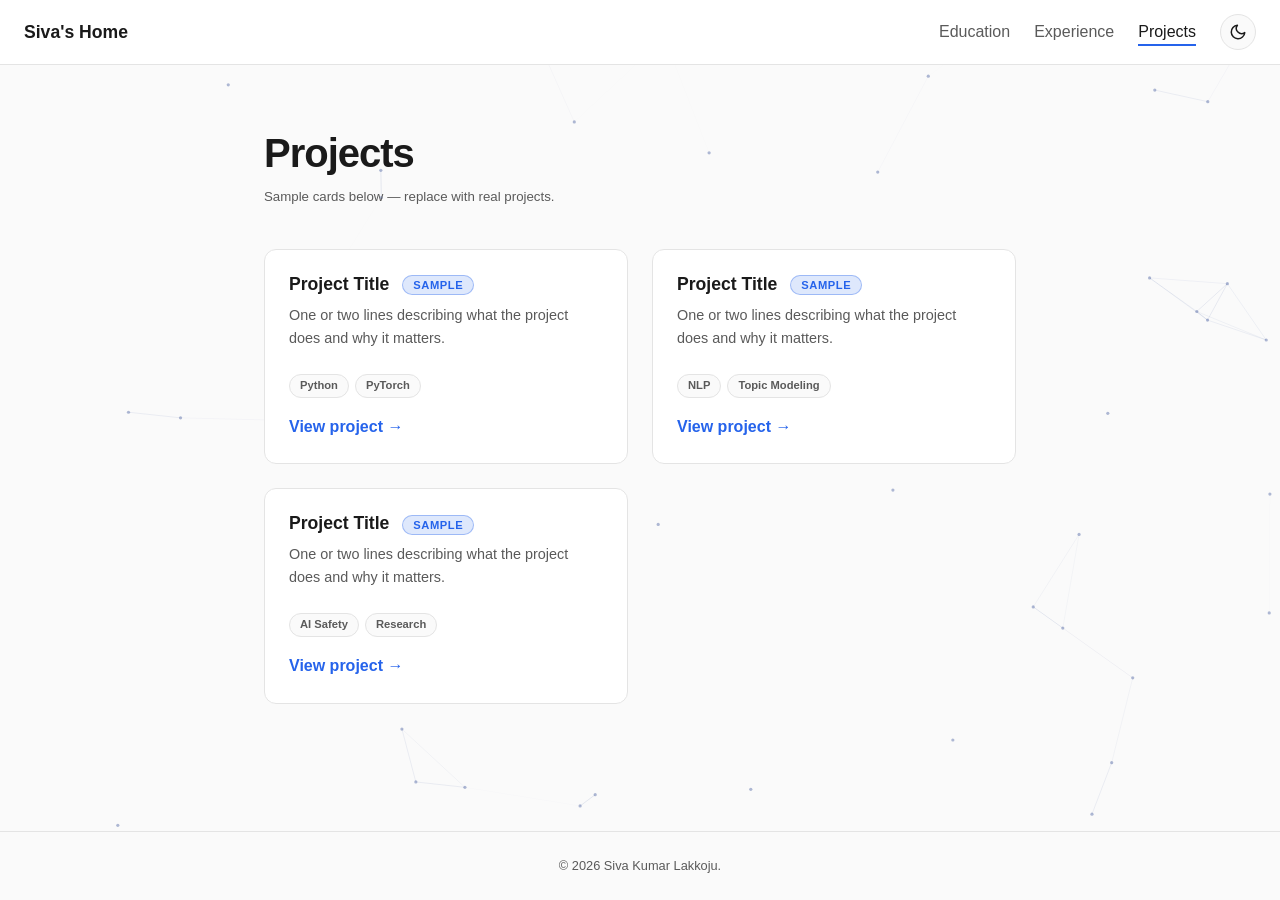
<file: src/projects.html>
<!DOCTYPE html>
<html lang="en">

<head>
  <meta charset="utf-8">
  <meta name="viewport" content="width=device-width, initial-scale=1.0" />
  <meta http-equiv="X-UA-Compatible" content="IE=edge">

  <title>Siva Kumar Lakkoju | Projects</title>
  <meta name="description" content="Projects by Siva Kumar Lakkoju.">
  <link rel="icon" href="data:image/svg+xml,%3Csvg%20xmlns%3D%22http%3A//www.w3.org/2000/svg%22%20viewBox%3D%220%200%20100%20100%22%3E%3Ctext%20y%3D%22.9em%22%20font-size%3D%2280%22%3E%F0%9F%A5%B2%3C/text%3E%3C/svg%3E">

  <link rel="stylesheet" href="css/tokens.css">
  <link rel="stylesheet" href="css/base.css">
  <link rel="stylesheet" href="css/animations.css">

  <script>
    (function () {
      var saved = localStorage.getItem("theme-preference");
      var theme = saved || (window.matchMedia && window.matchMedia("(prefers-color-scheme: dark)").matches ? "dark" : "light");
      document.documentElement.setAttribute("data-theme", theme);
    })();
  </script>
</head>

<!-- Google tag (gtag.js) -->
<script async src="https://www.googletagmanager.com/gtag/js?id=G-8ZVLSCT9KT"></script>
<script>
  window.dataLayer = window.dataLayer || [];
  function gtag(){dataLayer.push(arguments);}
  gtag('js', new Date());

  gtag('config', 'G-8ZVLSCT9KT');
</script>

  <body>

    <canvas id="ambient-canvas"></canvas>

    <header class="site-header">
      <div class="wrapper">
        <span class="site-title"><a href="../index.html">Siva's Home</a></span>

        <nav class="site-nav">
          <ul class="nav-links">
            <li><a class="nav-link" href="edu.html">Education</a></li>
            <li><a class="nav-link" href="experience.html">Experience</a></li>
            <li><a class="nav-link" href="projects.html" aria-current="page">Projects</a></li>
          </ul>
          <button class="theme-toggle" aria-label="Toggle dark mode">
            <svg class="icon-sun" viewBox="0 0 24 24" fill="none" stroke="currentColor" stroke-width="2" stroke-linecap="round"><circle cx="12" cy="12" r="4"/><path d="M12 2v2M12 20v2M4.93 4.93l1.41 1.41M17.66 17.66l1.41 1.41M2 12h2M20 12h2M6.34 17.66l-1.41 1.41M19.07 4.93l-1.41 1.41"/></svg>
            <svg class="icon-moon" viewBox="0 0 24 24" fill="none" stroke="currentColor" stroke-width="2" stroke-linecap="round" stroke-linejoin="round"><path d="M21 12.79A9 9 0 1 1 11.21 3 7 7 0 0 0 21 12.79z"/></svg>
          </button>
          <button class="nav-toggle" aria-label="Open navigation menu">
            <svg viewBox="0 0 18 15">
              <path d="M18,1.484c0,0.82-0.665,1.484-1.484,1.484H1.484C0.665,2.969,0,2.304,0,1.484l0,0C0,0.665,0.665,0,1.484,0 h15.031C17.335,0,18,0.665,18,1.484L18,1.484z"/>
              <path d="M18,7.516C18,8.335,17.335,9,16.516,9H1.484C0.665,9,0,8.335,0,7.516l0,0c0-0.82,0.665-1.484,1.484-1.484 h15.031C17.335,6.031,18,6.696,18,7.516L18,7.516z"/>
              <path d="M18,13.516C18,14.335,17.335,15,16.516,15H1.484C0.665,15,0,14.335,0,13.516l0,0 c0-0.82,0.665-1.484,1.484-1.484h15.031C17.335,12.031,18,12.696,18,13.516L18,13.516z"/>
            </svg>
          </button>
        </nav>
      </div>
    </header>

    <div class="page-content">
      <div class="wrapper">
        <div class="post">

          <header class="post-header reveal">
            <h1 class="post-title">Projects</h1>
            <h5 class="post-description">Sample cards below &mdash; replace with real projects.</h5>
          </header>

          <div class="project-grid reveal-stagger">
            <!-- PLACEHOLDER: replace with real project -->
            <article class="project-card hover-lift">
              <h3>Project Title <span class="tag-placeholder">Sample</span></h3>
              <p>One or two lines describing what the project does and why it matters.</p>
              <div class="tech-tags">
                <span class="tech-tag">Python</span>
                <span class="tech-tag">PyTorch</span>
              </div>
              <a class="project-link" href="#">View project &rarr;</a>
            </article>
            <!-- PLACEHOLDER: replace with real project -->
            <article class="project-card hover-lift">
              <h3>Project Title <span class="tag-placeholder">Sample</span></h3>
              <p>One or two lines describing what the project does and why it matters.</p>
              <div class="tech-tags">
                <span class="tech-tag">NLP</span>
                <span class="tech-tag">Topic Modeling</span>
              </div>
              <a class="project-link" href="#">View project &rarr;</a>
            </article>
            <!-- PLACEHOLDER: replace with real project -->
            <article class="project-card hover-lift">
              <h3>Project Title <span class="tag-placeholder">Sample</span></h3>
              <p>One or two lines describing what the project does and why it matters.</p>
              <div class="tech-tags">
                <span class="tech-tag">AI Safety</span>
                <span class="tech-tag">Research</span>
              </div>
              <a class="project-link" href="#">View project &rarr;</a>
            </article>
          </div>

        </div>
      </div>
    </div>

    <footer class="site-footer">
      © 2026 Siva Kumar Lakkoju.
    </footer>

    <script src="js/theme.js" defer></script>
    <script src="js/reveal.js" defer></script>
    <script src="js/ambient-network.js"></script>
    <script src="js/subpage-effects.js"></script>
  </body>

</html>
</file>
<file: src/css/tokens.css>
/* Design tokens: color, spacing, motion. Theme switches via [data-theme] on <html>. */

:root[data-theme="light"] {
  --bg: #fafafa;
  --bg-elevated: #ffffff;
  --text-primary: #1a1a1a;
  --text-secondary: #5a5a5a;
  --border: #e4e4e4;
  --accent: #2563eb;
  --accent-2: #38bdf8;
  --shadow-md: 0 6px 20px rgba(0, 0, 0, 0.08);
  /* Darker than --accent so the ambient network canvas has enough
     contrast against the light background. */
  --network-color: #1e3a8a;
}

:root[data-theme="dark"] {
  --bg: #0a0f1f;
  --bg-elevated: #121a30;
  --text-primary: #f2f2f2;
  --text-secondary: #a3adc4;
  --border: #24304d;
  --accent: #60a5fa;
  --accent-2: #1d4ed8;
  --shadow-md: 0 6px 24px rgba(0, 0, 0, 0.45);
  --network-color: #60a5fa;
}

:root {
  --font-body: -apple-system, BlinkMacSystemFont, "Segoe UI", Helvetica, Arial, sans-serif;

  --space-1: 0.5rem;
  --space-2: 1rem;
  --space-3: 1.5rem;
  --space-4: 2.5rem;
  --space-5: 4rem;

  --radius-md: 12px;

  --max-width: 800px;

  --ease-out: cubic-bezier(0.16, 1, 0.3, 1);
  --duration-fast: 200ms;
  --duration-base: 500ms;
}

@media (prefers-reduced-motion: reduce) {
  :root {
    --duration-fast: 1ms;
    --duration-base: 1ms;
  }
}
</file>
<file: src/css/base.css>
/* Reset, typography, layout, header/nav/footer. Requires tokens.css to be loaded first. */

*, *::before, *::after { box-sizing: border-box; }

html { font-size: 16px; scroll-behavior: smooth; background: var(--bg); transition: background var(--duration-fast) var(--ease-out); }
@media (prefers-reduced-motion: reduce) { html { scroll-behavior: auto; } }

body {
  margin: 0;
  display: flex;
  flex-direction: column;
  min-height: 100vh;
  font-family: var(--font-body);
  font-size: 1rem;
  line-height: 1.6;
  color: var(--text-primary);
  transition: color var(--duration-fast) var(--ease-out);
}

img { max-width: 100%; display: block; }

a { color: var(--accent); text-decoration: none; }
a:hover { text-decoration: underline; }

h1, h2, h3, h4, h5, h6 { font-weight: 700; line-height: 1.25; margin: 0 0 var(--space-2); }
p { margin: 0 0 var(--space-2); color: var(--text-primary); }

.wrapper { max-width: var(--max-width); margin: 0 auto; padding: 0 var(--space-3); }

/* Header / nav */
.site-header {
  position: fixed;
  top: 0; left: 0;
  width: 100%;
  z-index: 50;
  background: var(--bg-elevated);
  border-bottom: 1px solid var(--border);
  backdrop-filter: blur(8px);
}

.site-header .wrapper {
  display: flex;
  align-items: center;
  justify-content: space-between;
  height: 64px;
  max-width: 1400px;
}

.site-title { font-size: 1.1rem; font-weight: 700; }
.site-title a { color: var(--text-primary); }
.site-title a:hover { text-decoration: none; color: var(--accent); }

.site-nav { display: flex; align-items: center; gap: var(--space-3); }

.nav-links { display: flex; align-items: center; gap: var(--space-3); list-style: none; margin: 0; padding: 0; }

.nav-link {
  position: relative;
  color: var(--text-secondary);
  font-weight: 500;
  padding: 4px 0;
}
.nav-link:hover { color: var(--text-primary); text-decoration: none; }
.nav-link::after {
  content: "";
  position: absolute;
  left: 0; bottom: -2px;
  width: 100%;
  height: 2px;
  background: var(--accent);
  transform: scaleX(0);
  transform-origin: left;
  transition: transform var(--duration-fast) var(--ease-out);
}
.nav-link:hover::after,
.nav-link[aria-current="page"]::after { transform: scaleX(1); }
.nav-link[aria-current="page"] { color: var(--text-primary); }

.nav-toggle {
  display: none;
  background: none;
  border: none;
  cursor: pointer;
  padding: 8px;
}
.nav-toggle svg { width: 20px; height: 16px; display: block; }
.nav-toggle svg path { fill: var(--text-primary); }

/* Theme toggle button */
.theme-toggle {
  position: relative;
  width: 36px; height: 36px;
  border-radius: 50%;
  border: 1px solid var(--border);
  background: var(--bg);
  cursor: pointer;
  display: flex;
  align-items: center;
  justify-content: center;
  transition: border-color var(--duration-fast) var(--ease-out), transform var(--duration-fast) var(--ease-out);
}
.theme-toggle:hover { border-color: var(--accent); transform: translateY(-1px); }
.theme-toggle svg { width: 18px; height: 18px; position: absolute; color: var(--text-primary); }
.theme-toggle .icon-sun,
.theme-toggle .icon-moon {
  transition: opacity var(--duration-base) var(--ease-out), transform var(--duration-base) var(--ease-out);
}
.theme-toggle .icon-sun { opacity: 0; transform: rotate(-90deg) scale(0.5); }
.theme-toggle .icon-moon { opacity: 1; transform: rotate(0deg) scale(1); }
:root[data-theme="dark"] .theme-toggle .icon-sun { opacity: 1; transform: rotate(0deg) scale(1); }
:root[data-theme="dark"] .theme-toggle .icon-moon { opacity: 0; transform: rotate(90deg) scale(0.5); }

@media screen and (max-width: 640px) {
  .nav-toggle { display: block; }
  .site-nav { position: relative; }
  .nav-links {
    position: absolute;
    top: calc(100% + 12px);
    right: 0;
    flex-direction: column;
    align-items: flex-start;
    gap: var(--space-2);
    background: var(--bg-elevated);
    border: 1px solid var(--border);
    border-radius: var(--radius-md);
    padding: var(--space-2);
    box-shadow: var(--shadow-md);
    min-width: 160px;
    display: none;
  }
  .nav-links.is-open { display: flex; }
}

/* Page content */
.page-content { flex: 1 0 auto; padding: calc(64px + var(--space-5)) 0 var(--space-5); }

.post-header { margin-bottom: var(--space-4); }
.post-title { font-size: 2.5rem; letter-spacing: -1px; margin-bottom: var(--space-1); }
.post-description { color: var(--text-secondary); font-weight: 400; line-height: 1.7; }

/* Ambient network canvas (all pages) */
#ambient-canvas { position: fixed; inset: 0; z-index: -1; pointer-events: none; }
.nav-link.is-charged { color: var(--accent); text-shadow: 0 0 10px color-mix(in srgb, var(--accent) 55%, transparent); }

/* Footer */
.site-footer {
  border-top: 1px solid var(--border);
  color: var(--text-secondary);
  font-size: 0.8rem;
  padding: var(--space-3) 0;
  text-align: center;
}
.site-footer a { color: var(--text-secondary); }
.site-footer a:hover { color: var(--accent); }

/* Avatar */
.avatar-fallback {
  width: 160px;
  height: 160px;
  border-radius: 50%;
  display: flex;
  align-items: center;
  justify-content: center;
  font-size: 3rem;
  font-weight: 700;
  color: #fff;
  background: linear-gradient(135deg, var(--accent), var(--accent-2));
  box-shadow: var(--shadow-md);
}

/* Social links */
.social-links { display: flex; gap: var(--space-2); align-items: center; }
.social-links a {
  display: inline-flex;
  align-items: center;
  justify-content: center;
  width: 38px; height: 38px;
  border-radius: 50%;
  border: 1px solid var(--border);
  color: var(--text-secondary);
  transition: color var(--duration-fast) var(--ease-out), border-color var(--duration-fast) var(--ease-out), transform var(--duration-fast) var(--ease-out);
}
.social-links a:hover { color: var(--accent); border-color: var(--accent); transform: translateY(-2px); text-decoration: none; }
.social-links svg { width: 18px; height: 18px; }

/* Timeline (Education / Experience) */
.timeline { list-style: none; margin: 0; padding: 0; }
.timeline-entry {
  border-left: 2px solid var(--border);
  padding: 0 0 var(--space-4) var(--space-3);
  margin-left: var(--space-1);
  position: relative;
}
.timeline-entry::before {
  content: "";
  position: absolute;
  left: -7px; top: 4px;
  width: 12px; height: 12px;
  border-radius: 50%;
  background: var(--accent);
  border: 2px solid var(--bg);
}
.timeline-entry:last-child { padding-bottom: 0; }
.timeline-date { color: var(--text-secondary); font-size: 0.85rem; font-weight: 600; text-transform: uppercase; letter-spacing: 0.04em; }
.timeline-entry h3 { margin-top: var(--space-1); margin-bottom: 4px; font-size: 1.15rem; }
.timeline-entry .org { color: var(--text-secondary); font-weight: 500; margin-bottom: var(--space-1); }
.timeline-entry ul { margin: var(--space-1) 0 0; padding-left: 1.25rem; color: var(--text-secondary); }

/* Sample/placeholder badge */
.tag-placeholder {
  display: inline-block;
  font-size: 0.7rem;
  font-weight: 700;
  text-transform: uppercase;
  letter-spacing: 0.05em;
  color: var(--accent);
  background: color-mix(in srgb, var(--accent) 15%, transparent);
  border: 1px solid color-mix(in srgb, var(--accent) 35%, transparent);
  border-radius: 999px;
  padding: 2px 10px;
  margin-left: var(--space-1);
  vertical-align: middle;
}

/* Project grid */
.project-grid {
  display: grid;
  grid-template-columns: repeat(auto-fill, minmax(240px, 1fr));
  gap: var(--space-3);
}
.project-card {
  background: var(--bg-elevated);
  border: 1px solid var(--border);
  border-radius: var(--radius-md);
  padding: var(--space-3);
  display: flex;
  flex-direction: column;
  gap: var(--space-1);
}
.project-card h3 { font-size: 1.1rem; margin-bottom: 0; }
.project-card p { color: var(--text-secondary); font-size: 0.9rem; margin-bottom: var(--space-1); }
.tech-tags { display: flex; flex-wrap: wrap; gap: 6px; margin: var(--space-1) 0; }
.tech-tag {
  font-size: 0.7rem;
  font-weight: 600;
  color: var(--text-secondary);
  background: var(--bg);
  border: 1px solid var(--border);
  border-radius: 999px;
  padding: 2px 10px;
}
.project-card .project-link { font-weight: 600; margin-top: auto; }

/* Bio content */
.post-content { max-width: 68ch; }
.post-content .bio-layout { display: flex; gap: var(--space-4); align-items: flex-start; flex-wrap: wrap; }
.post-content .bio-text { flex: 1 1 320px; }
</file>
<file: src/css/animations.css>
/* Shared animation vocabulary used by every page (light "simple" tier). */

.reveal {
  opacity: 0;
  transform: translateY(16px);
  transition: opacity var(--duration-base) var(--ease-out), transform var(--duration-base) var(--ease-out);
  transition-delay: calc(var(--reveal-i, 0) * 70ms);
}
.reveal.is-visible { opacity: 1; transform: translateY(0); }

.hover-lift { transition: transform var(--duration-fast) var(--ease-out), box-shadow var(--duration-fast) var(--ease-out); }
.hover-lift:hover { transform: translateY(-4px); box-shadow: var(--shadow-md); }

@media (hover: none) {
  .hover-lift:hover { transform: none; box-shadow: none; }
}

@media (prefers-reduced-motion: reduce) {
  .reveal { opacity: 1; transform: none; transition: none; }
  .hover-lift:hover { transform: none; }
}
</file>
<file: src/css/home.css>
/* Home-only: the bio photo next to the intro text. Everything else
   (header, nav, ambient network, timeline/card styles) is shared with the
   other pages via base.css. Loaded only by index.html. */

.bio-photo {
  width: 220px;
  max-width: 100%;
  height: auto;
  border-radius: var(--radius-md);
  box-shadow: var(--shadow-md);
  border: 1px solid var(--border);
  object-fit: cover;
}

.avatar-fallback.bio-photo {
  height: 280px;
  display: flex;
  align-items: center;
  justify-content: center;
  font-size: 3rem;
  font-weight: 700;
  color: #fff;
  background: linear-gradient(135deg, var(--accent), var(--accent-2));
}

.post-content .social-links { margin-top: var(--space-3); }
</file>
